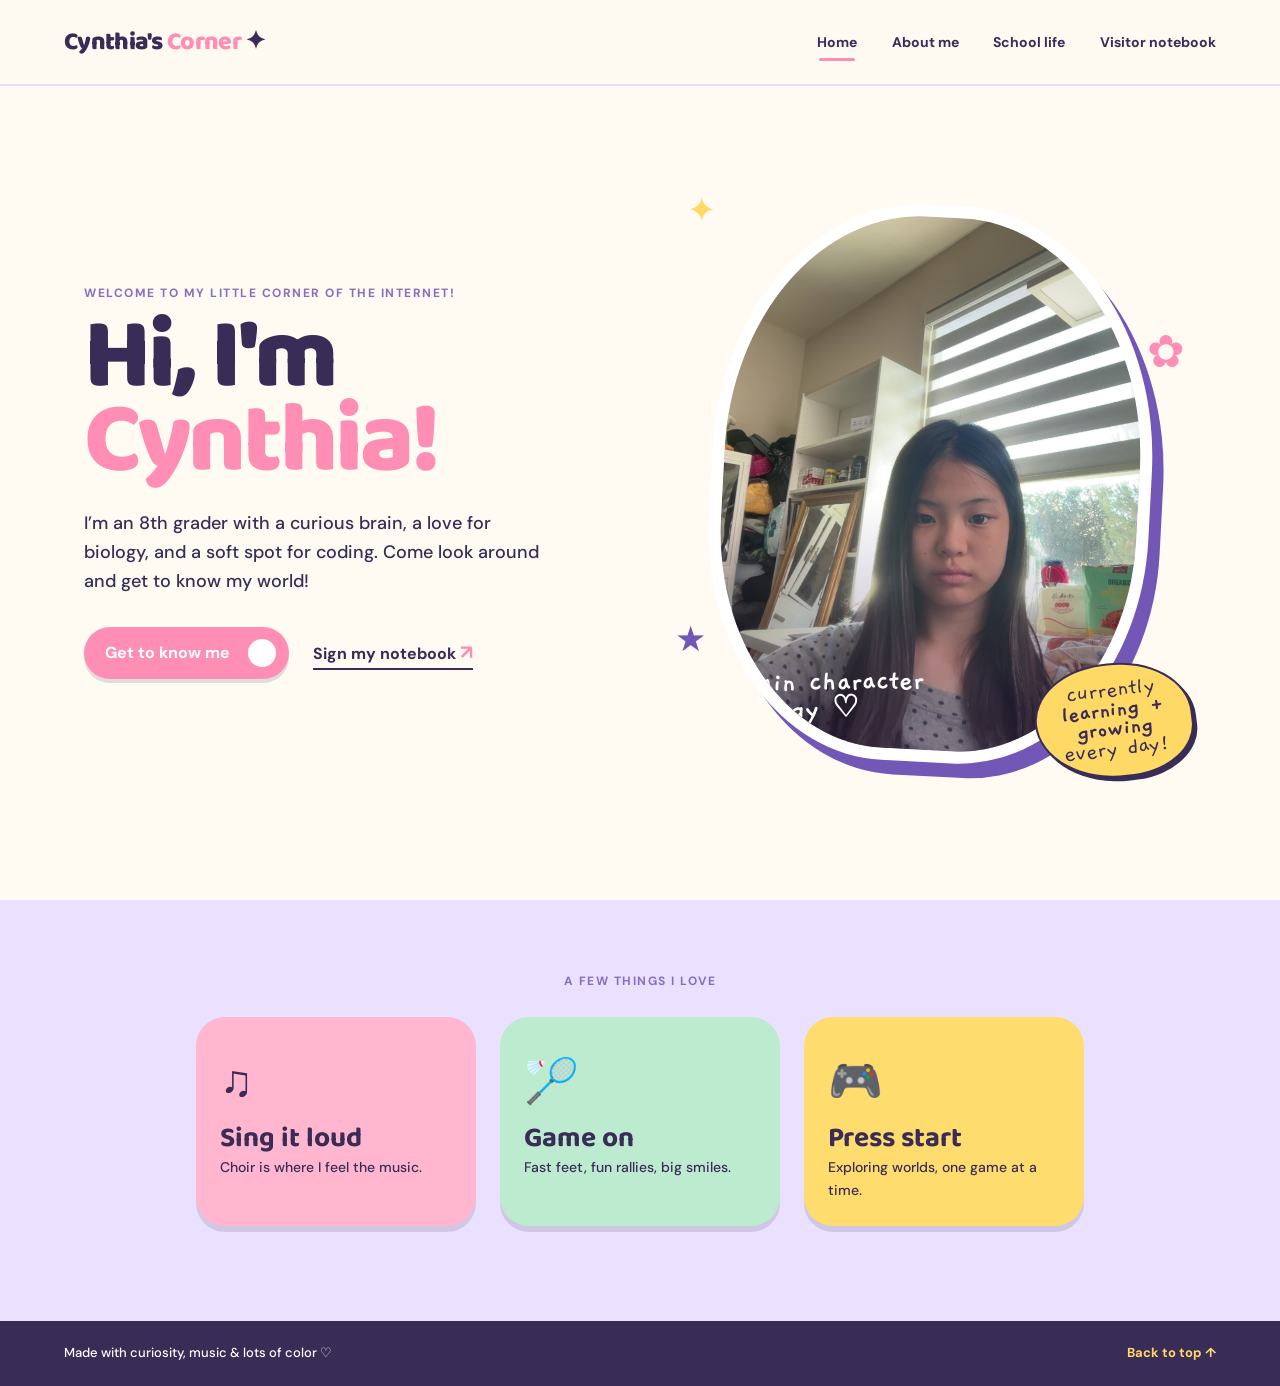
<file: index.html>
<!doctype html>
<html lang="en"><head><meta charset="UTF-8" /><meta name="viewport" content="width=device-width, initial-scale=1.0" /><meta name="description" content="A little corner of the internet by Cynthia." /><title>Cynthia's Corner</title><link rel="preconnect" href="https://fonts.googleapis.com" /><link rel="preconnect" href="https://fonts.gstatic.com" crossorigin /><link href="https://fonts.googleapis.com/css2?family=Baloo+2:wght@500;600;700;800&family=DM+Sans:wght@400;500;600;700&family=Gaegu:wght@400;700&display=swap" rel="stylesheet" /><link rel="stylesheet" href="styles.css" /></head>
<body class="home-page"><header class="site-header"><a class="logo" href="index.html" aria-label="Cynthia's Corner home">Cynthia's <span>Corner</span> ✦</a><nav aria-label="Main navigation"><a class="active" href="index.html">Home</a><a href="about.html">About me</a><a href="school.html">School life</a><a href="notebook.html">Visitor notebook</a></nav></header><main><section class="hero"><div class="hero-copy"><p class="mini-label">WELCOME TO MY LITTLE CORNER OF THE INTERNET!</p><h1>Hi, I'm<br /><span>Cynthia!</span></h1><p class="intro">I’m an 8th grader with a curious brain, a love for biology, and a soft spot for coding. Come look around and get to know my world!</p><div class="hero-buttons"><a class="pill-button pink" href="about.html">Get to know me <b>→</b></a><a class="text-link" href="notebook.html">Sign my notebook <span>↗</span></a></div></div><div class="portrait-wrap"><span class="sparkle sparkle-one">✦</span><span class="sparkle sparkle-two">✿</span><span class="sparkle sparkle-three">★</span><div class="portrait-frame"><img src="assets/cynthia-portrait.jpg" alt="Portrait of Cynthia smiling" /><p>main character<br />energy ♡</p></div><div class="sticker-note">currently<br /><strong>learning + growing</strong><br />every day!</div></div></section><section class="peek-section"><p class="mini-label">A FEW THINGS I LOVE</p><div class="peek-cards"><a class="peek-card choir-card" href="about.html#choir"><span>♫</span><h2>Sing it loud</h2><p>Choir is where I feel the music.</p></a><a class="peek-card badminton-card" href="about.html#badminton"><span>🏸</span><h2>Game on</h2><p>Fast feet, fun rallies, big smiles.</p></a><a class="peek-card game-card" href="about.html#gaming"><span>🎮</span><h2>Press start</h2><p>Exploring worlds, one game at a time.</p></a></div></section></main><footer><p>Made with curiosity, music &amp; lots of color ♡</p><a href="#top" onclick="window.scrollTo({top:0,behavior:'smooth'});return false;">Back to top ↑</a></footer></body></html>
</file>
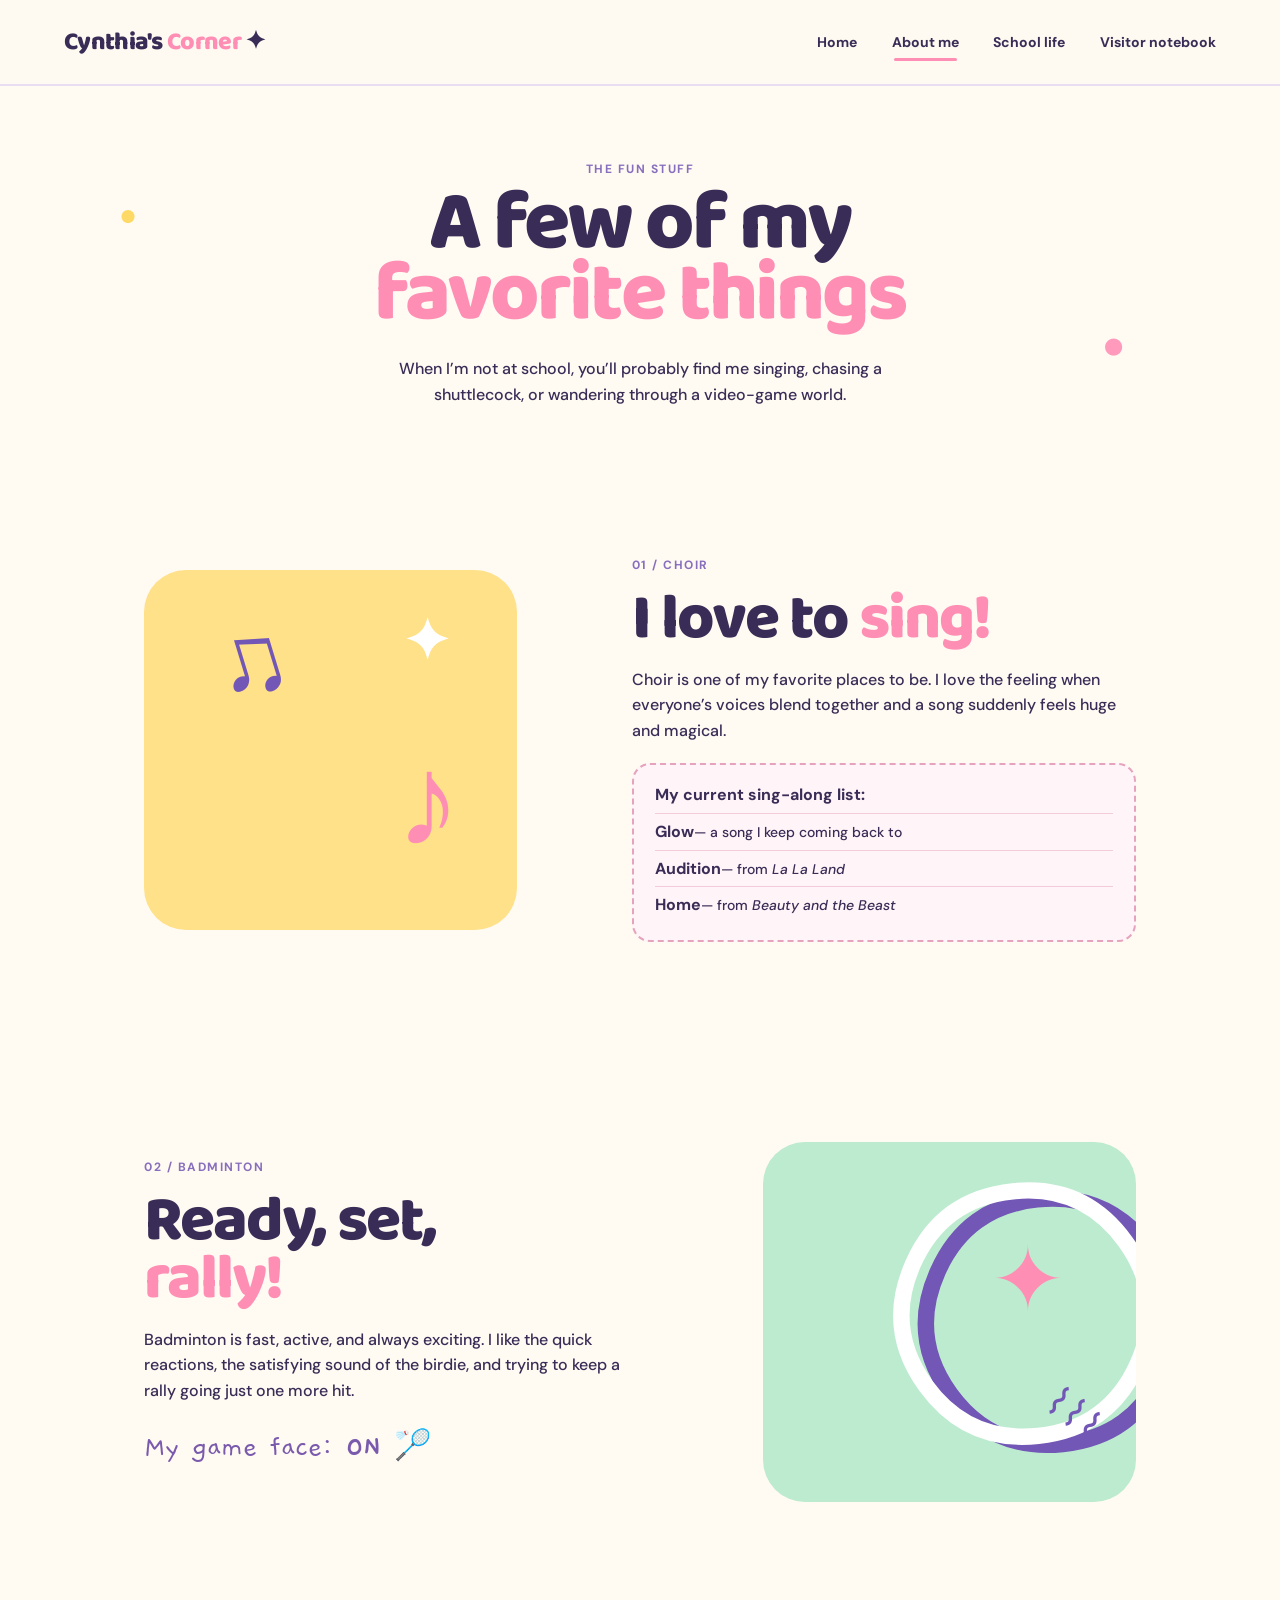
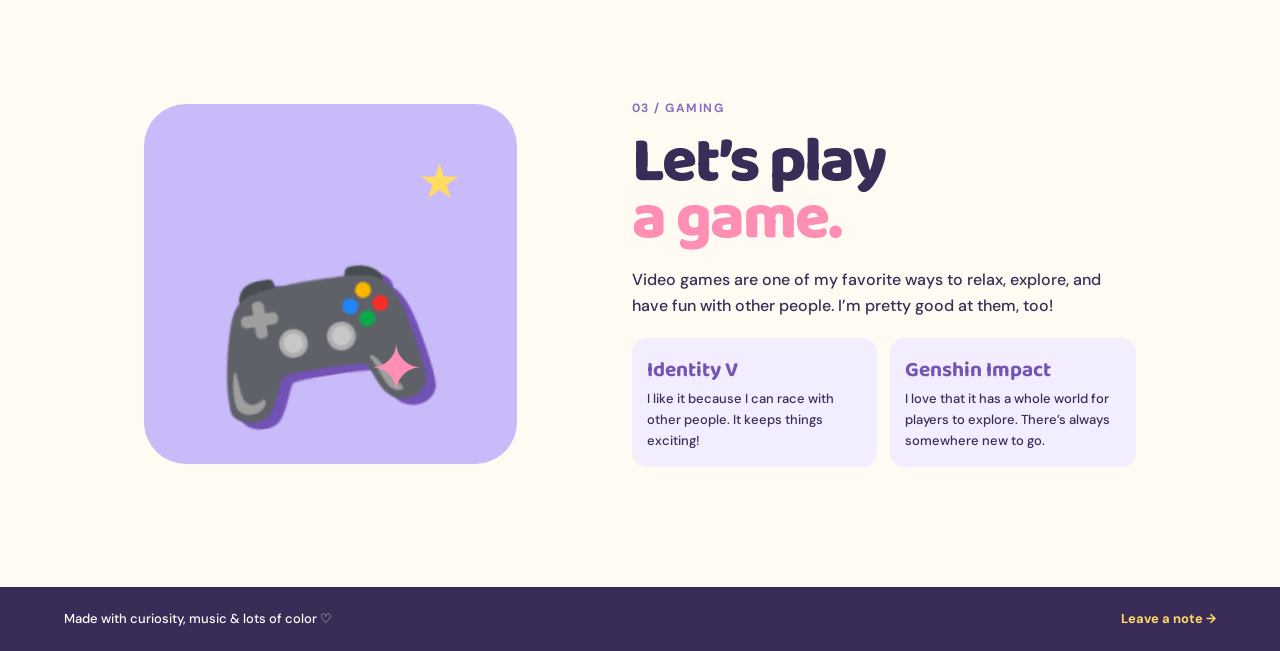
<file: about.html>
<!doctype html>
<html lang="en"><head><meta charset="UTF-8" /><meta name="viewport" content="width=device-width, initial-scale=1.0" /><meta name="description" content="Things Cynthia loves." /><title>About me — Cynthia's Corner</title><link rel="preconnect" href="https://fonts.googleapis.com" /><link rel="preconnect" href="https://fonts.gstatic.com" crossorigin /><link href="https://fonts.googleapis.com/css2?family=Baloo+2:wght@500;600;700;800&family=DM+Sans:wght@400;500;600;700&family=Gaegu:wght@400;700&display=swap" rel="stylesheet" /><link rel="stylesheet" href="styles.css" /></head>
<body class="about-page"><header class="site-header"><a class="logo" href="index.html">Cynthia's <span>Corner</span> ✦</a><nav aria-label="Main navigation"><a href="index.html">Home</a><a class="active" href="about.html">About me</a><a href="school.html">School life</a><a href="notebook.html">Visitor notebook</a></nav></header><main><section class="page-intro"><p class="mini-label">THE FUN STUFF</p><h1>A few of my<br /><span>favorite things</span></h1><p>When I’m not at school, you’ll probably find me singing, chasing a shuttlecock, or wandering through a video-game world.</p></section><section class="interest-section choir" id="choir"><div class="interest-art music-art"><span>♫</span><span>♪</span><span>✦</span></div><div class="interest-copy"><p class="mini-label">01 / CHOIR</p><h2>I love to <em>sing!</em></h2><p>Choir is one of my favorite places to be. I love the feeling when everyone’s voices blend together and a song suddenly feels huge and magical.</p><div class="song-list"><p>My current sing-along list:</p><ul><li><b>Glow</b><span>— a song I keep coming back to</span></li><li><b>Audition</b><span>— from <i>La La Land</i></span></li><li><b>Home</b><span>— from <i>Beauty and the Beast</i></span></li></ul></div></div></section><section class="interest-section reverse badminton" id="badminton"><div class="interest-copy"><p class="mini-label">02 / BADMINTON</p><h2>Ready, set,<br /><em>rally!</em></h2><p>Badminton is fast, active, and always exciting. I like the quick reactions, the satisfying sound of the birdie, and trying to keep a rally going just one more hit.</p><p class="scribble">My game face: <strong>ON</strong> 🏸</p></div><div class="interest-art racket-art"><span class="shuttle">✦</span><span class="racket">◯</span><span class="motion">⌇⌇⌇</span></div></section><section class="interest-section gaming" id="gaming"><div class="interest-art game-art"><span>🎮</span><span>★</span><span>✦</span></div><div class="interest-copy"><p class="mini-label">03 / GAMING</p><h2>Let’s play<br /><em>a game.</em></h2><p>Video games are one of my favorite ways to relax, explore, and have fun with other people. I’m pretty good at them, too!</p><div class="game-picks"><article><h3>Identity V</h3><p>I like it because I can race with other people. It keeps things exciting!</p></article><article><h3>Genshin Impact</h3><p>I love that it has a whole world for players to explore. There’s always somewhere new to go.</p></article></div></div></section></main><footer><p>Made with curiosity, music &amp; lots of color ♡</p><a href="notebook.html">Leave a note →</a></footer></body></html>
</file>
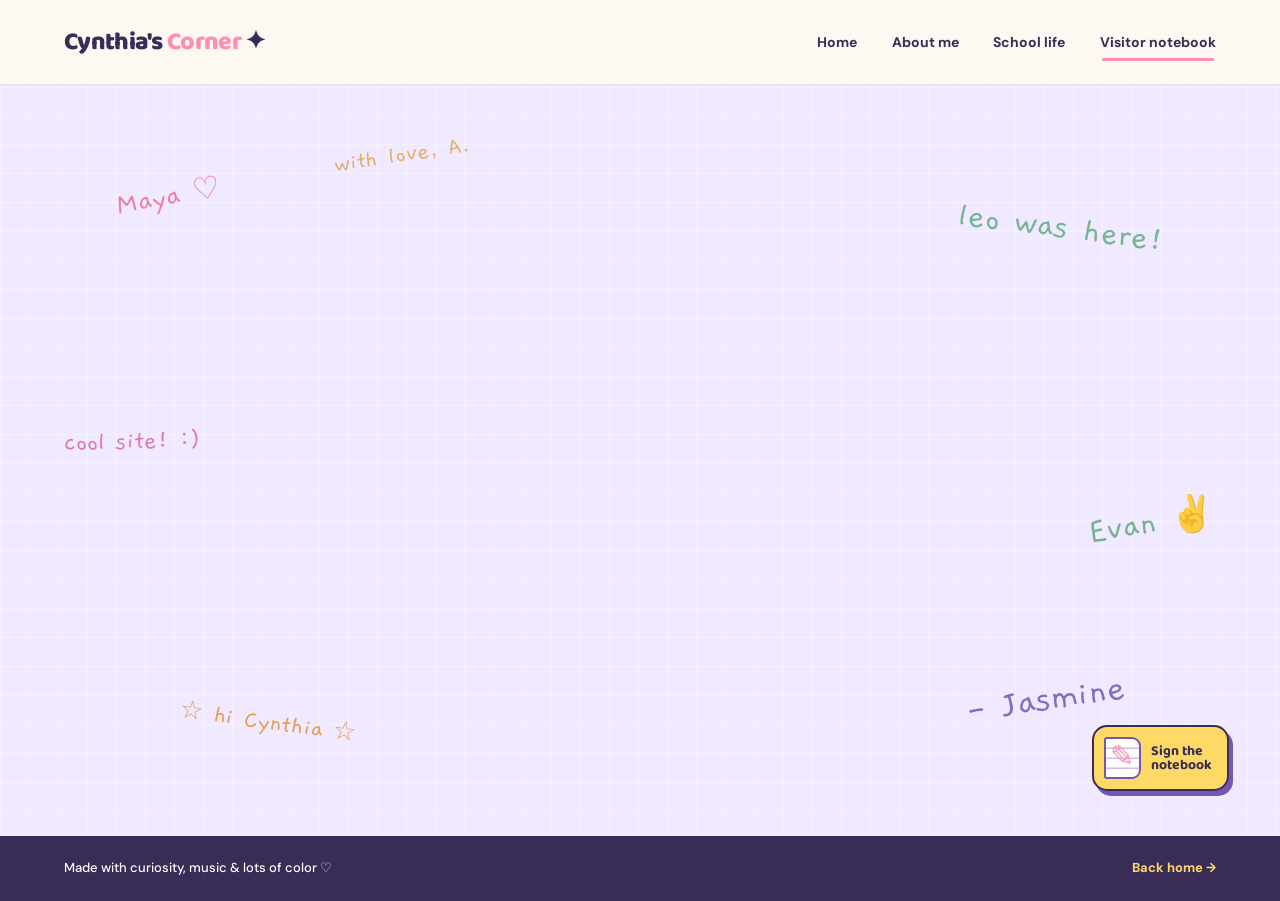
<file: notebook.html>
<!doctype html>
<html lang="en"><head><meta charset="UTF-8" /><meta name="viewport" content="width=device-width, initial-scale=1.0" /><meta name="description" content="Sign Cynthia's visitor notebook." /><title>Visitor notebook — Cynthia's Corner</title><link rel="preconnect" href="https://fonts.googleapis.com" /><link rel="preconnect" href="https://fonts.gstatic.com" crossorigin /><link href="https://fonts.googleapis.com/css2?family=Baloo+2:wght@500;600;700;800&family=DM+Sans:wght@400;500;600;700&family=Gaegu:wght@400;700&display=swap" rel="stylesheet" /><link rel="stylesheet" href="styles.css" /></head>
<body class="notebook-page"><header class="site-header"><a class="logo" href="index.html">Cynthia's <span>Corner</span> ✦</a><nav aria-label="Main navigation"><a href="index.html">Home</a><a href="about.html">About me</a><a href="school.html">School life</a><a class="active" href="notebook.html">Visitor notebook</a></nav></header><main class="notebook-main"><span class="fake-signature sig-one">Maya ♡</span><span class="fake-signature sig-two">leo was here!</span><span class="fake-signature sig-three">☆ hi Cynthia ☆</span><span class="fake-signature sig-four">- Jasmine</span><span class="fake-signature sig-five">cool site! :)</span><span class="fake-signature sig-six">Evan ✌</span><span class="fake-signature sig-seven">with love, A.</span><button class="notebook-trigger" id="notebook-trigger" type="button" aria-haspopup="dialog" aria-controls="signature-dialog"><span class="notebook-icon" aria-hidden="true">✎</span><span>Sign the<br />notebook</span></button><section class="notebook-box" id="signature-dialog" role="dialog" aria-modal="true" aria-labelledby="notebook-title" aria-hidden="true"><button class="close-notebook" id="close-notebook" type="button" aria-label="Close signature card">×</button><p class="mini-label">THANKS FOR STOPPING BY</p><h1 id="notebook-title">Sign my visitor<br /><span>notebook!</span></h1><p>Leave your name, a hello, or a tiny message. Your signature will join the wall of visitors behind you!</p><form id="signature-form"><label for="signature">Your signature</label><div class="signature-entry"><input id="signature" name="signature" maxlength="48" placeholder="Write something sweet..." required /><button type="submit">Add it! <span>✦</span></button></div><p class="form-message" id="form-message" aria-live="polite"></p></form></section></main><footer><p>Made with curiosity, music &amp; lots of color ♡</p><a href="index.html">Back home →</a></footer><script src="script.js?v=2"></script></body></html>
</file>
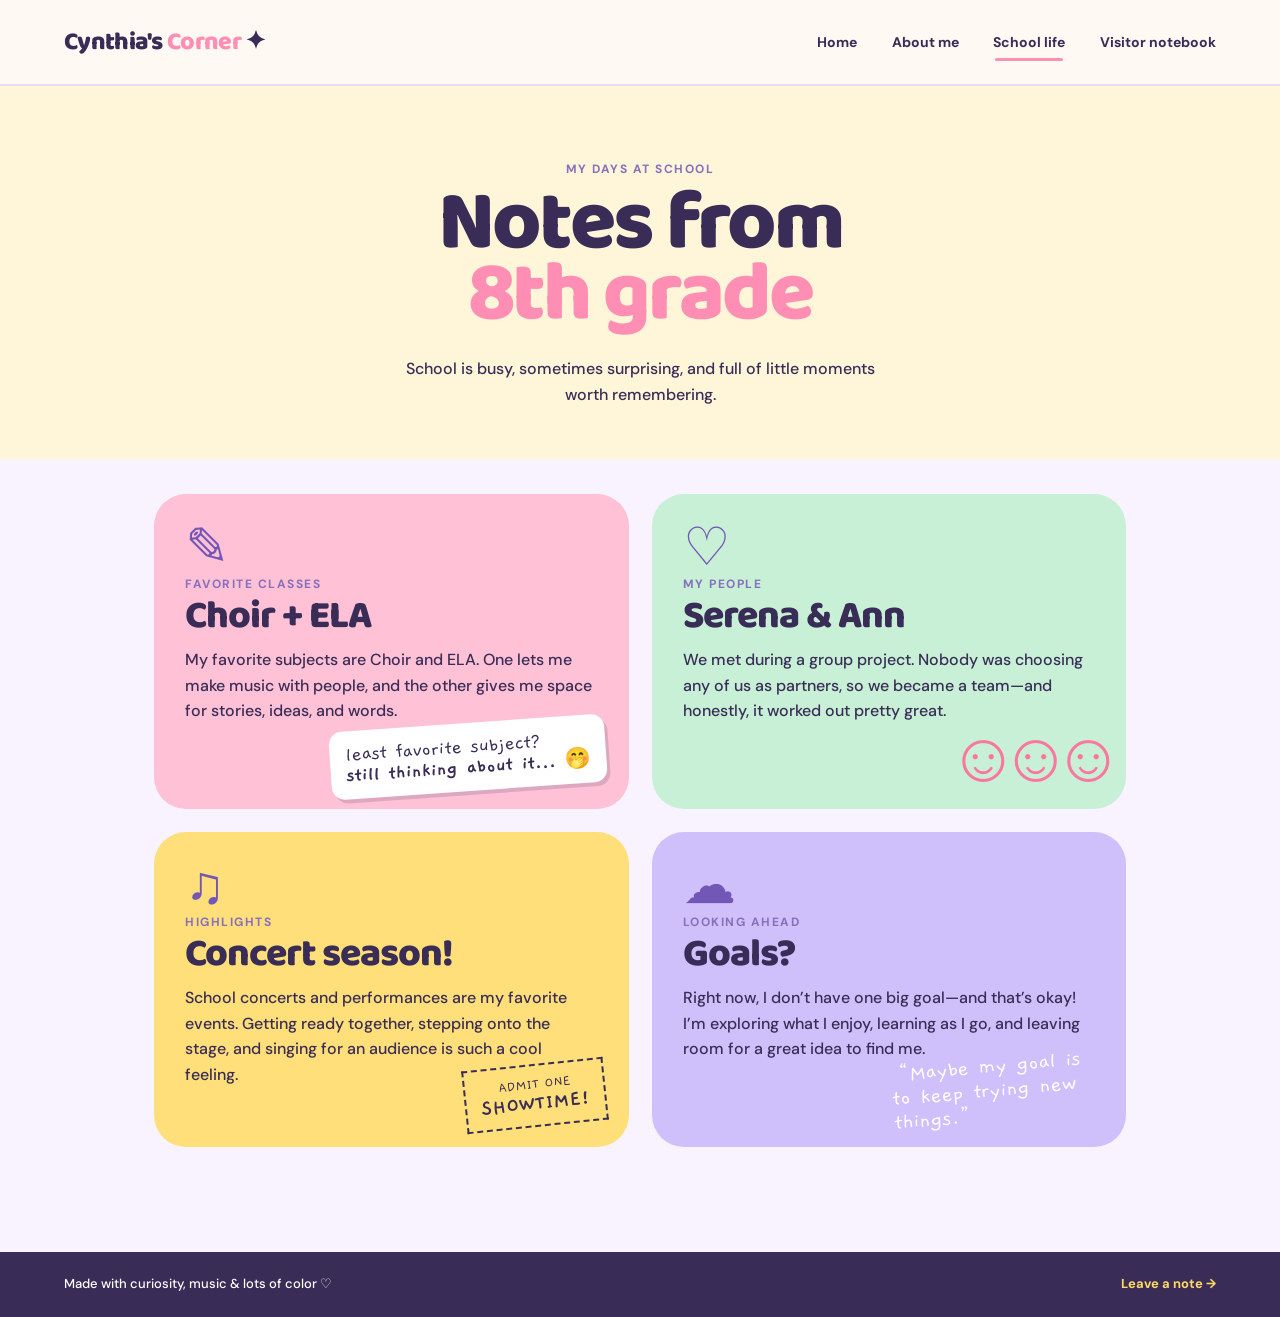
<file: school.html>
<!doctype html>
<html lang="en"><head><meta charset="UTF-8" /><meta name="viewport" content="width=device-width, initial-scale=1.0" /><meta name="description" content="Cynthia's school life." /><title>School life — Cynthia's Corner</title><link rel="preconnect" href="https://fonts.googleapis.com" /><link rel="preconnect" href="https://fonts.gstatic.com" crossorigin /><link href="https://fonts.googleapis.com/css2?family=Baloo+2:wght@500;600;700;800&family=DM+Sans:wght@400;500;600;700&family=Gaegu:wght@400;700&display=swap" rel="stylesheet" /><link rel="stylesheet" href="styles.css" /></head>
<body class="school-page"><header class="site-header"><a class="logo" href="index.html">Cynthia's <span>Corner</span> ✦</a><nav aria-label="Main navigation"><a href="index.html">Home</a><a href="about.html">About me</a><a class="active" href="school.html">School life</a><a href="notebook.html">Visitor notebook</a></nav></header><main><section class="page-intro school-title"><p class="mini-label">MY DAYS AT SCHOOL</p><h1>Notes from<br /><span>8th grade</span></h1><p>School is busy, sometimes surprising, and full of little moments worth remembering.</p></section><section class="school-grid"><article class="school-card subjects"><span class="card-icon">✎</span><p class="mini-label">FAVORITE CLASSES</p><h2>Choir + ELA</h2><p>My favorite subjects are Choir and ELA. One lets me make music with people, and the other gives me space for stories, ideas, and words.</p><p class="tiny-note">least favorite subject?<br /><strong>still thinking about it...</strong> 🤭</p></article><article class="school-card friends"><span class="card-icon">♡</span><p class="mini-label">MY PEOPLE</p><h2>Serena &amp; Ann</h2><p>We met during a group project. Nobody was choosing any of us as partners, so we became a team—and honestly, it worked out pretty great.</p><div class="friend-doodles"><span>☺</span><span>☺</span><span>☺</span></div></article><article class="school-card events"><span class="card-icon">♫</span><p class="mini-label">HIGHLIGHTS</p><h2>Concert season!</h2><p>School concerts and performances are my favorite events. Getting ready together, stepping onto the stage, and singing for an audience is such a cool feeling.</p><span class="ticket">ADMIT ONE<br /><b>SHOWTIME!</b></span></article><article class="school-card goals"><span class="card-icon">☁</span><p class="mini-label">LOOKING AHEAD</p><h2>Goals?</h2><p>Right now, I don’t have one big goal—and that’s okay! I’m exploring what I enjoy, learning as I go, and leaving room for a great idea to find me.</p><p class="goal-quote">“Maybe my goal is to keep trying new things.”</p></article></section></main><footer><p>Made with curiosity, music &amp; lots of color ♡</p><a href="notebook.html">Leave a note →</a></footer></body></html>
</file>
<file: styles.css>
:root{--ink:#392c56;--purple:#7357b6;--pink:#ff8eb4;--yellow:#ffd966;--cream:#fffaf2}*{box-sizing:border-box}html{scroll-behavior:smooth}body{margin:0;color:var(--ink);font:500 16px/1.6 "DM Sans",sans-serif;background:var(--cream)}a{color:inherit;text-decoration:none}.site-header{height:86px;display:flex;align-items:center;justify-content:space-between;padding:0 clamp(20px,5vw,76px);background:rgba(255,250,242,.93);border-bottom:2px solid #e9ddf4}.logo{font:800 25px/1 "Baloo 2",sans-serif;letter-spacing:-.7px}.logo span,.hero-copy h1 span,.page-intro h1 span,.notebook-box h1 span{color:var(--pink)}nav{display:flex;gap:clamp(13px,2.7vw,38px);align-items:center}nav a{font-size:14px;font-weight:700;position:relative;white-space:nowrap}nav a:after{content:"";height:3px;border-radius:5px;background:var(--pink);left:2px;right:2px;bottom:-8px;position:absolute;transform:scaleX(0);transition:.2s}nav a:hover:after,nav a.active:after{transform:scaleX(1)}.mini-label{margin:0;color:#886fbd;font:700 12px/1 "DM Sans",sans-serif;letter-spacing:1.5px}.hero{min-height:calc(100vh - 86px);display:grid;grid-template-columns:1fr 1fr;align-items:center;gap:4vw;max-width:1240px;margin:auto;padding:65px 5vw 85px;overflow:hidden}.hero-copy h1,.page-intro h1,.notebook-box h1{font:800 clamp(61px,7.8vw,111px)/.84 "Baloo 2",sans-serif;margin:17px 0 25px;letter-spacing:-3px}.intro{font-size:18px;max-width:460px;margin:0}.hero-buttons{display:flex;align-items:center;gap:24px;margin-top:31px}.pill-button{display:inline-flex;gap:18px;align-items:center;border-radius:100px;padding:12px 13px 12px 21px;font-weight:700;box-shadow:0 4px 0 rgba(57,44,86,.15);transition:transform .2s}.pill-button:hover{transform:translateY(-3px)}.pill-button b{display:grid;place-items:center;width:28px;height:28px;background:#fff;border-radius:50%;font-size:18px}.pink{background:var(--pink);color:#fff}.text-link{font-weight:700;border-bottom:2px solid var(--ink)}.text-link span{color:var(--pink);font-size:20px}.portrait-wrap{position:relative;width:min(100%,440px);justify-self:center}.portrait-frame{aspect-ratio:.79;overflow:hidden;border:12px solid white;border-radius:46% 46% 42% 42%;background:#ebe4ff;box-shadow:12px 14px 0 var(--purple);transform:rotate(3deg);position:relative}.portrait-frame img{width:100%;height:100%;object-fit:cover;object-position:center 65%;display:block}.portrait-frame:after{content:"";position:absolute;inset:0;background:linear-gradient(transparent 53%,rgba(57,44,86,.45))}.portrait-frame p{position:absolute;z-index:1;bottom:22px;left:25px;margin:0;color:#fff;font:700 30px/.9 "Gaegu",cursive;transform:rotate(-4deg)}.sparkle{position:absolute;z-index:2;font-size:35px;animation:float 3s ease-in-out infinite}.sparkle-one{top:-23px;left:-24px;color:var(--yellow)}.sparkle-two{right:-34px;top:20%;color:var(--pink);font-size:45px;animation-delay:-1s}.sparkle-three{bottom:17%;left:-36px;color:var(--purple);animation-delay:-2s}.sticker-note{position:absolute;z-index:2;right:-42px;bottom:-16px;width:158px;padding:16px 13px;background:var(--yellow);border:2px solid var(--ink);border-radius:48% 52% 43% 56%;box-shadow:3px 4px 0 var(--ink);text-align:center;font:24px/.82 "Gaegu",cursive;transform:rotate(-7deg)}.peek-section{background:#e9e1ff;padding:75px 5vw 95px;text-align:center}.peek-cards{display:grid;grid-template-columns:repeat(3,minmax(0,280px));justify-content:center;gap:24px;margin:30px auto 0}.peek-card{padding:29px 24px 25px;border-radius:29px;color:var(--ink);text-align:left;box-shadow:0 6px 0 rgba(57,44,86,.14);transition:.2s}.peek-card:hover{transform:translateY(-7px) rotate(1deg)}.peek-card span{font-size:44px}.peek-card h2{margin:9px 0 3px;font:700 28px/1 "Baloo 2",sans-serif}.peek-card p{margin:0;font-size:14px}.choir-card{background:#ffb6ce}.badminton-card{background:#bcebcf}.game-card{background:#ffdc6e}.page-intro{padding:77px 5vw 52px;text-align:center;background:radial-gradient(circle at 10% 35%,#ffd966 0 6px,transparent 7px),radial-gradient(circle at 87% 70%,#ff9abc 0 8px,transparent 9px),#fffaf2}.page-intro h1{font-size:clamp(54px,6.6vw,90px);margin-top:14px}.page-intro>p:last-child{max-width:510px;margin:0 auto}.interest-section{max-width:1120px;margin:auto;padding:100px 5vw;display:grid;grid-template-columns:.85fr 1.15fr;gap:clamp(42px,9vw,130px);align-items:center}.interest-section.reverse{grid-template-columns:1.15fr .85fr}.interest-copy h2{margin:9px 0 18px;font:800 clamp(46px,5vw,70px)/.9 "Baloo 2",sans-serif;letter-spacing:-2px}.interest-copy h2 em{font-style:normal;color:var(--pink)}.interest-copy>p{max-width:510px;margin:0 0 20px}.interest-art{height:360px;border-radius:42px;position:relative;overflow:hidden}.music-art{background:#ffe18a}.music-art span{position:absolute;font:700 100px/1 "Gaegu",cursive;color:var(--purple);animation:float 4s ease-in-out infinite}.music-art span:nth-child(1){left:19%;top:13%;transform:rotate(-17deg)}.music-art span:nth-child(2){right:15%;bottom:15%;font-size:130px;color:var(--pink);animation-delay:-2s}.music-art span:nth-child(3){right:18%;top:13%;font-size:56px;color:#fff}.song-list{padding:17px 21px;background:#fff4f8;border-radius:18px;border:2px dashed #e5a3bd}.song-list p{margin:0 0 5px;font-weight:700}.song-list ul{margin:0;padding:0;list-style:none}.song-list li{padding:5px 0;border-top:1px solid #f2ccda}.song-list span{font-size:14px}.racket-art{background:#bcebcf}.racket{position:absolute;left:28%;top:7%;font:300 260px/1 "DM Sans";color:#fff;transform:rotate(-36deg);text-shadow:15px 21px 0 var(--purple)}.shuttle{position:absolute;right:19%;top:19%;z-index:2;color:var(--pink);font-size:88px}.motion{position:absolute;right:9%;bottom:18%;font:40px/1 "Gaegu";color:var(--purple);transform:rotate(39deg)}.scribble{font:30px/1 "Gaegu",cursive!important;color:#7a5aad;margin-top:29px!important}.game-art{background:#c9bafa}.game-art span{position:absolute}.game-art span:first-child{font-size:180px;top:26%;left:17%;filter:drop-shadow(9px 8px 0 #7252b4);transform:rotate(-9deg)}.game-art span:nth-child(2){right:15%;top:11%;font-size:48px;color:#ffdb62}.game-art span:nth-child(3){right:25%;bottom:12%;font-size:65px;color:var(--pink)}.gaming{padding-bottom:120px}.game-picks{display:grid;grid-template-columns:1fr 1fr;gap:13px}.game-picks article{padding:15px;border-radius:15px;background:#f2edff}.game-picks h3{margin:0;color:#7455b4;font:700 21px "Baloo 2",sans-serif}.game-picks p{font-size:13px;margin:2px 0 0}.school-page{background:#f8f3ff}.school-title{background:#fff5d9}.school-grid{max-width:1100px;margin:0 auto;padding:35px 5vw 105px;display:grid;grid-template-columns:repeat(2,1fr);gap:23px}.school-card{position:relative;min-height:315px;padding:31px;border-radius:32px;overflow:hidden}.school-card h2{font:800 39px/1 "Baloo 2",sans-serif;letter-spacing:-1px;margin:7px 0 11px}.school-card>p:not(.mini-label){max-width:440px;margin:0}.subjects{background:#ffc1d5}.friends{background:#c8f0d6}.events{background:#ffdf79}.goals{background:#cfc0fb}.card-icon{display:block;font:53px/1 "Gaegu",cursive;color:var(--purple)}.tiny-note{position:absolute;right:23px;bottom:18px;padding:13px 16px;background:#fff;border-radius:13px;transform:rotate(-4deg);font:21px/1 "Gaegu",cursive!important;box-shadow:3px 4px 0 rgba(57,44,86,.17)}.friend-doodles{position:absolute;bottom:11px;right:21px;display:flex;color:#fa779f;font:70px/1 "Gaegu",cursive;letter-spacing:-19px}.ticket{position:absolute;bottom:20px;right:23px;padding:11px 14px;border:2px dashed var(--ink);font:15px/1 "Gaegu",cursive;text-align:center;transform:rotate(-6deg)}.ticket b{font-size:22px}.goal-quote{position:absolute;bottom:20px;right:24px;max-width:210px!important;font:23px/1.05 "Gaegu",cursive!important;color:#fff;transform:rotate(-5deg)}.notebook-page{background:#f0e9ff}.notebook-main{min-height:calc(100vh - 150px);display:grid;place-items:center;position:relative;overflow:hidden;padding:55px 20px;background-image:linear-gradient(rgba(255,255,255,.34) 1px,transparent 1px),linear-gradient(90deg,rgba(255,255,255,.34) 1px,transparent 1px);background-size:29px 29px}.notebook-box{z-index:2;width:min(100%,655px);padding:50px 56px;background:#fffdf9;border:3px solid var(--ink);border-radius:34px;text-align:center;box-shadow:11px 12px 0 var(--pink)}.notebook-box h1{font-size:clamp(46px,6vw,76px);margin:13px 0 19px}.notebook-box>p:not(.mini-label){margin:0 auto 28px;max-width:450px}.notebook-box label{display:block;text-align:left;font-weight:700;font-size:14px;margin-bottom:7px}.signature-entry{display:flex;gap:9px}.signature-entry input{flex:1;min-width:0;padding:14px 15px;border:2px solid #cdbce9;border-radius:13px;color:var(--ink);font:19px "Gaegu",cursive;outline:none}.signature-entry input:focus{border-color:var(--purple);box-shadow:0 0 0 3px #e4d9fb}.signature-entry button{border:0;border-radius:13px;padding:0 15px;background:var(--purple);color:white;font:700 14px "DM Sans";cursor:pointer;transition:.2s}.signature-entry button:hover{background:var(--pink);transform:rotate(-2deg)}.form-message{height:18px;margin:8px 0 0;color:#7653a8;font:700 14px "Gaegu",cursive}.fake-signature{position:absolute;z-index:1;font:31px "Gaegu",cursive;color:var(--purple);transform:rotate(-9deg);opacity:.85}.sig-one{left:9%;top:12%;color:#ed6b99}.sig-two{right:9%;top:16%;font-size:36px;transform:rotate(7deg);color:#5fae81}.sig-three{left:14%;bottom:13%;font-size:26px;transform:rotate(8deg);color:#e68e38}.sig-four{right:12%;bottom:15%;font-size:39px;color:#7757b7}.sig-five{left:5%;top:45%;font-size:27px;transform:rotate(-2deg);color:#db6a9a}.sig-six{right:5%;top:55%;font-size:36px;color:#5eaa7b}.sig-seven{left:26%;top:7%;font-size:25px;color:#e6a24e}@keyframes float{50%{transform:translateY(-10px) rotate(9deg)}}footer{padding:22px clamp(20px,5vw,76px);display:flex;justify-content:space-between;align-items:center;background:#392c56;color:#fff;font-size:13px}footer p{margin:0}footer a{color:#ffd966;font-weight:700}
@media(max-width:720px){.site-header{height:auto;min-height:76px;padding:14px 20px;gap:12px;align-items:flex-start;flex-direction:column}.logo{font-size:24px}nav{width:100%;justify-content:space-between;gap:7px;flex-wrap:wrap}nav a{font-size:12px}nav a:after{bottom:-4px}.hero{grid-template-columns:1fr;padding-top:58px;text-align:center;gap:60px}.intro{margin:auto;font-size:16px}.hero-buttons{justify-content:center;gap:14px}.portrait-wrap{width:75%;max-width:340px;grid-row:1}.sticker-note{right:-30px;font-size:20px;width:134px}.peek-section{padding:60px 20px}.peek-cards{grid-template-columns:1fr;max-width:330px}.peek-card{text-align:center}.page-intro{padding:59px 24px 42px}.interest-section,.interest-section.reverse{grid-template-columns:1fr;padding:65px 26px;gap:37px}.interest-section.reverse .interest-copy{order:2}.interest-art{height:285px}.interest-copy{text-align:center}.song-list{text-align:left}.game-picks{text-align:left}.school-grid{grid-template-columns:1fr;padding:22px 20px 70px}.school-card{min-height:315px;padding:27px}.notebook-main{min-height:calc(100vh - 169px);padding:45px 17px}.notebook-box{padding:39px 22px;box-shadow:7px 8px 0 var(--pink)}.signature-entry{flex-direction:column}.signature-entry input{min-height:52px}.signature-entry button{min-height:48px}.fake-signature{font-size:23px;opacity:.5}.sig-two{right:-4%;top:13%}.sig-three{left:-6%;bottom:10%}.sig-four{right:-2%;bottom:11%}.sig-five{left:-2%;top:40%}.sig-six{right:-4%;top:62%}.sig-seven{left:27%;top:5%}footer{align-items:flex-start;gap:15px;flex-direction:column;padding:19px 20px}.portrait-frame p{font-size:26px}}
.notebook-box{position:absolute;top:50%;left:50%;transform:translate(-50%,-50%);transition:transform .65s cubic-bezier(.22,1,.36,1),box-shadow .4s;will-change:transform}.notebook-main.is-signed .notebook-box{transform:translate(-50%,calc(-50% + 22vh)) scale(.78);box-shadow:6px 7px 0 var(--pink);cursor:pointer}.return-hint{display:none;margin:9px 0 0;font:700 18px/1 "Gaegu",cursive;color:#7653a8}.notebook-main.is-signed .return-hint{display:block}.notebook-main.is-signed .notebook-box>p:not(.mini-label):not(.return-hint){display:none}.notebook-main.is-signed .notebook-box h1{font-size:clamp(38px,4vw,54px);margin:5px 0 10px}.notebook-main.is-signed .notebook-box:focus{outline:4px solid #ffd966;outline-offset:5px}
.notebook-box{z-index:4;opacity:0;pointer-events:none;transform:translate(-50%,-45%) scale(.9);transition:opacity .25s,transform .38s cubic-bezier(.22,1,.36,1)}.notebook-main.notebook-open .notebook-box{opacity:1;pointer-events:auto;transform:translate(-50%,-50%) scale(1)}.notebook-trigger{position:absolute;z-index:3;right:clamp(20px,4vw,55px);bottom:clamp(20px,4vw,45px);display:flex;align-items:center;gap:10px;padding:10px 15px 10px 10px;border:2px solid var(--ink);border-radius:15px;background:#ffd966;color:var(--ink);box-shadow:4px 5px 0 var(--purple);font:700 14px/1 "Baloo 2",sans-serif;text-align:left;cursor:pointer;transition:transform .2s}.notebook-trigger:hover,.notebook-trigger:focus-visible{transform:translateY(-4px) rotate(-2deg)}.notebook-icon{display:grid;place-items:center;width:37px;height:42px;border:2px solid var(--purple);border-radius:3px 9px 9px 3px;background:repeating-linear-gradient(to bottom,#fffdf9 0 8px,#cfbfee 9px 10px);color:var(--pink);font:29px/1 "Gaegu",cursive}.close-notebook{position:absolute;right:17px;top:11px;width:31px;height:31px;padding:0;border:0;border-radius:50%;background:#f3eaff;color:var(--purple);font:27px/1 "Gaegu",cursive;cursor:pointer}.close-notebook:hover{background:var(--pink);color:#fff}.notebook-main.is-signed .notebook-box{transform:translate(-50%,-45%) scale(.9);box-shadow:11px 12px 0 var(--pink);cursor:default}.notebook-main.is-signed .return-hint{display:none}.notebook-main.is-signed .notebook-box>p:not(.mini-label):not(.return-hint){display:block}.notebook-main.is-signed .notebook-box h1{font-size:clamp(46px,6vw,76px);margin:13px 0 19px}
@media(max-width:720px){.notebook-trigger{right:18px;bottom:18px}.notebook-box{width:calc(100% - 34px)}.close-notebook{right:12px;top:9px}}
</file>
